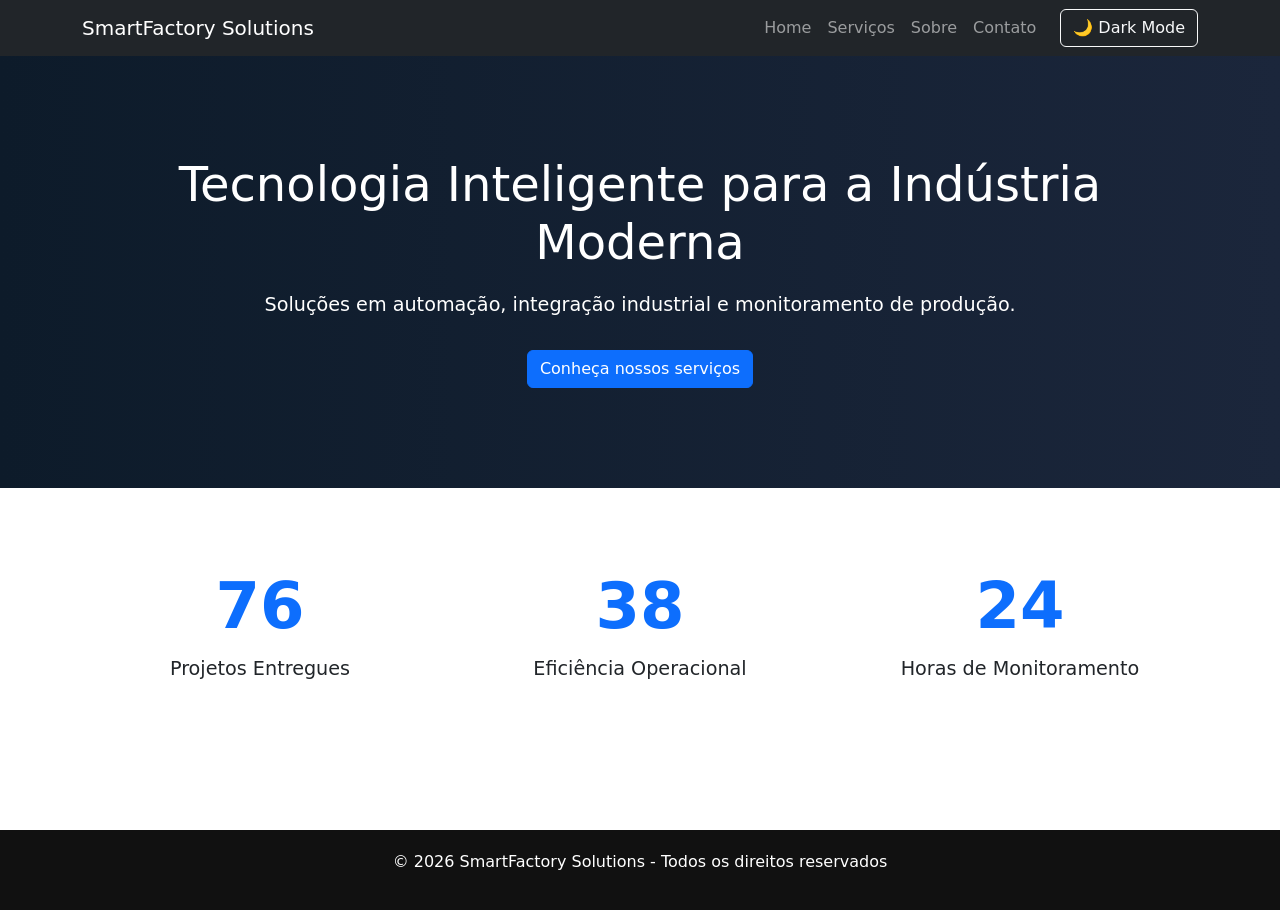
<file: index.html>
<!doctype html>
<html lang="pt-BR">
  <head>
    <meta charset="UTF-8" />
    <meta name="viewport" content="width=device-width, initial-scale=1.0" />

    <!-- SEO -->
    <meta
      name="description"
      content="Empresa especializada em automação industrial e integração de sistemas"
    />
    <meta
      name="keywords"
      content="automação, indústria, dashboards, SQL Server"
    />
    <meta name="author" content="Daniel Melo" />

    <title>SmartFactory Solutions</title>

    <!-- CSS -->
    <link rel="stylesheet" href="css/style.css" />

    <!-- Bootstrap -->
    <link
      href="https://cdn.jsdelivr.net/npm/bootstrap@5.3.7/dist/css/bootstrap.min.css"
      rel="stylesheet"
    />
  </head>

  <body>
    <!-- MENU -->
    <header>
      <nav class="navbar navbar-expand-lg navbar-dark bg-dark">
        <div class="container">
          <a class="navbar-brand" href="index.html"> SmartFactory Solutions </a>

          <!-- Botão mobile -->
          <button
            class="navbar-toggler"
            type="button"
            data-bs-toggle="collapse"
            data-bs-target="#menu"
          >
            <span class="navbar-toggler-icon"></span>
          </button>

          <!-- Itens do menu -->
          <div class="collapse navbar-collapse" id="menu">
            <ul class="navbar-nav ms-auto">
              <li class="nav-item">
                <a class="nav-link" href="index.html">Home</a>
              </li>

              <li class="nav-item">
                <a class="nav-link" href="servicos.html">Serviços</a>
              </li>

              <li class="nav-item">
                <a class="nav-link" href="sobre.html">Sobre</a>
              </li>

              <li class="nav-item">
                <a class="nav-link" href="contato.html">Contato</a>
              </li>
            </ul>
            <button id="darkModeBtn" class="btn btn-outline-light ms-3">
              🌙 Dark Mode
            </button>
          </div>
        </div>
      </nav>
    </header>

    <!-- CONTEÚDO -->
    <main>
      <!-- Banner -->
      <section class="banner text-center">
        <div class="container">
          <h1>Tecnologia Inteligente para a Indústria Moderna</h1>

          <p>
            Soluções em automação, integração industrial e monitoramento de
            produção.
          </p>

          <a href="servicos.html" class="btn btn-primary">
            Conheça nossos serviços
          </a>
        </div>
      </section>
      <!-- CONTADORES -->
      <section class="contadores">
        <div class="container">
          <div class="row text-center">
            <!-- Contador 1 -->
            <div class="col-md-4">
              <h2 class="contador" data-target="150">0</h2>

              <p>Projetos Entregues</p>
            </div>

            <!-- Contador 2 -->
            <div class="col-md-4">
              <h2 class="contador" data-target="98">0</h2>

              <p>Eficiência Operacional</p>
            </div>

            <!-- Contador 3 -->
            <div class="col-md-4">
              <h2 class="contador" data-target="24">0</h2>

              <p>Horas de Monitoramento</p>
            </div>
          </div>
        </div>
      </section>
    </main>

    <!-- FOOTER -->
    <footer class="footer text-center">
      <div class="container">
        <p>© 2026 SmartFactory Solutions - Todos os direitos reservados</p>
      </div>
    </footer>

    <!-- Bootstrap JS -->
    <script src="https://cdn.jsdelivr.net/npm/bootstrap@5.3.7/dist/js/bootstrap.bundle.min.js"></script>

    <!-- JavaScript -->
    <script src="js/script.js"></script>
  </body>
</html>
</file>
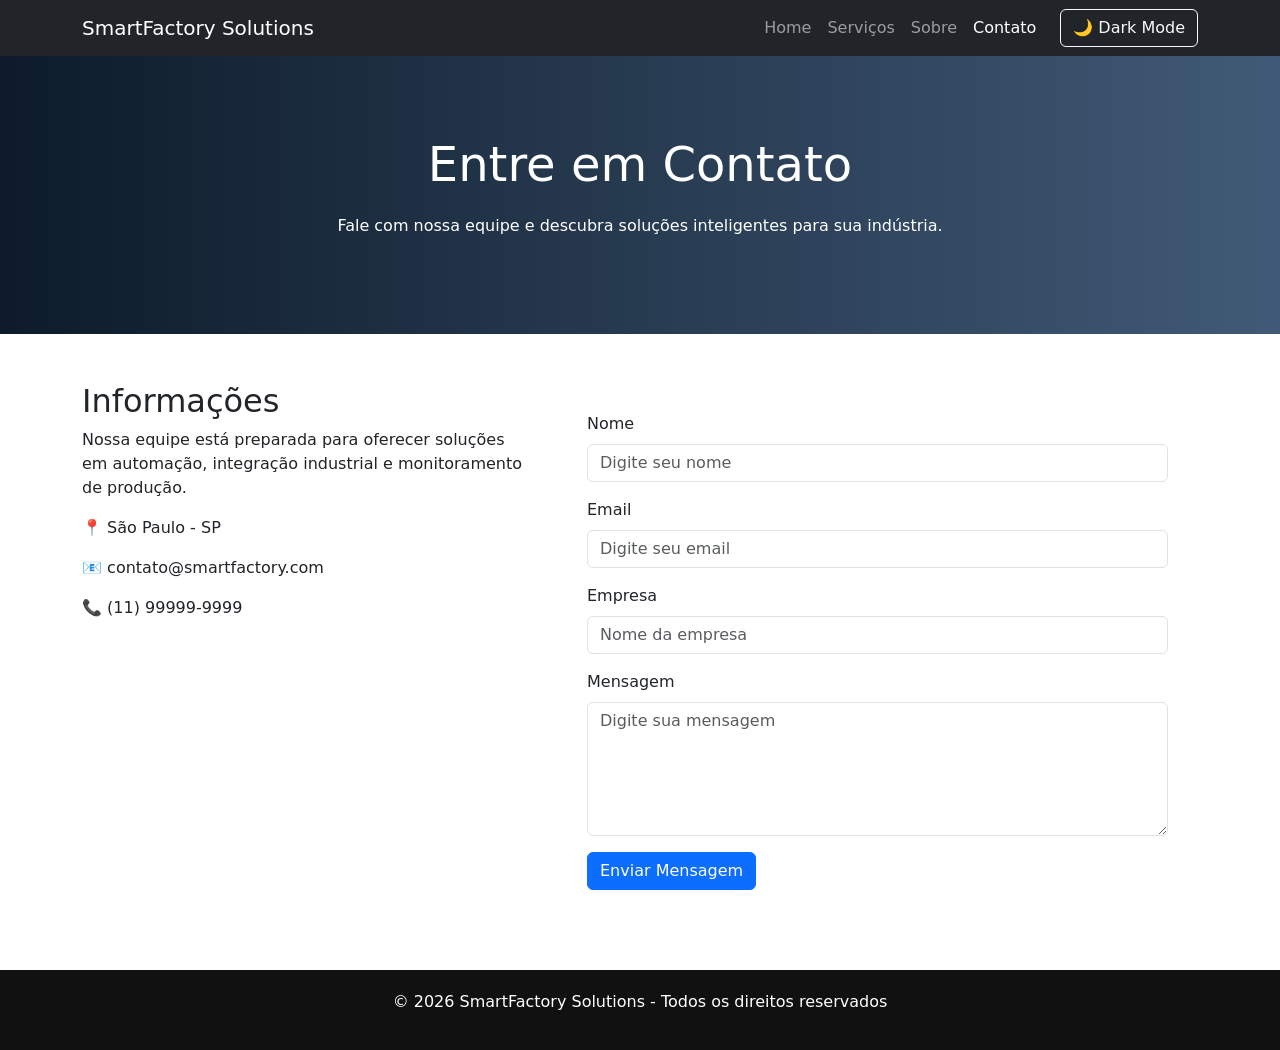
<file: contato.html>
<!doctype html>
<html lang="pt-BR">
  <head>
    <meta charset="UTF-8" />
    <meta name="viewport" content="width=device-width, initial-scale=1.0" />

    <!-- SEO -->
    <meta
      name="description"
      content="Entre em contato com a SmartFactory Solutions"
    />
    <meta name="keywords" content="contato, automação industrial, tecnologia" />
    <meta name="author" content="Daniel Melo" />

    <title>Contato - SmartFactory Solutions</title>

    <!-- CSS -->
    <link rel="stylesheet" href="css/style.css" />

    <!-- Bootstrap -->
    <link
      href="https://cdn.jsdelivr.net/npm/bootstrap@5.3.7/dist/css/bootstrap.min.css"
      rel="stylesheet"
    />
  </head>

  <body>
    <!-- MENU -->
    <header>
      <nav class="navbar navbar-expand-lg navbar-dark bg-dark">
        <div class="container">
          <a class="navbar-brand" href="index.html"> SmartFactory Solutions </a>

          <!-- Botão Mobile -->
          <button
            class="navbar-toggler"
            type="button"
            data-bs-toggle="collapse"
            data-bs-target="#menu"
          >
            <span class="navbar-toggler-icon"></span>
          </button>

          <!-- Menu -->
          <div class="collapse navbar-collapse" id="menu">
            <ul class="navbar-nav ms-auto">
              <li class="nav-item">
                <a class="nav-link" href="index.html">Home</a>
              </li>

              <li class="nav-item">
                <a class="nav-link" href="servicos.html">Serviços</a>
              </li>

              <li class="nav-item">
                <a class="nav-link" href="sobre.html">Sobre</a>
              </li>

              <li class="nav-item">
                <a class="nav-link active" href="contato.html">Contato</a>
              </li>
            </ul>
            <button id="darkModeBtn" class="btn btn-outline-light ms-3">
              🌙 Dark Mode
            </button>
          </div>
        </div>
      </nav>
    </header>

    <!-- CONTEÚDO -->
    <main>
      <!-- TOPO -->
      <section class="contato-topo text-center">
        <div class="container">
          <h1>Entre em Contato</h1>

          <p>
            Fale com nossa equipe e descubra soluções inteligentes para sua
            indústria.
          </p>
        </div>
      </section>

      <!-- FORMULÁRIO -->
      <section class="container mt-5 mb-5">
        <div class="row">
          <!-- Informações -->
          <div class="col-md-5">
            <h2>Informações</h2>

            <p>
              Nossa equipe está preparada para oferecer soluções em automação,
              integração industrial e monitoramento de produção.
            </p>

            <p>📍 São Paulo - SP</p>

            <p>📧 contato@smartfactory.com</p>

            <p>📞 (11) 99999-9999</p>
          </div>

          <!-- Form -->
          <div class="col-md-7">
            <form id="formContato">
              <!-- Nome -->
              <div class="mb-3">
                <label class="form-label"> Nome </label>

                <input
                  type="text"
                  id="nome"
                  class="form-control"
                  placeholder="Digite seu nome"
                />
              </div>

              <!-- Email -->
              <div class="mb-3">
                <label class="form-label"> Email </label>

                <input
                  type="email"
                  id="email"
                  class="form-control"
                  placeholder="Digite seu email"
                />
              </div>

              <!-- Empresa -->
              <div class="mb-3">
                <label class="form-label"> Empresa </label>

                <input
                  type="text"
                  class="form-control"
                  placeholder="Nome da empresa"
                />
              </div>

              <!-- Mensagem -->
              <div class="mb-3">
                <label class="form-label"> Mensagem </label>

                <textarea
                  id="mensagem"
                  class="form-control"
                  rows="5"
                  placeholder="Digite sua mensagem"
                ></textarea>
              </div>

              <!-- Botão -->
              <button type="submit" class="btn btn-primary">
                Enviar Mensagem
              </button>
            </form>
          </div>
        </div>
      </section>
    </main>

    <!-- FOOTER -->
    <footer class="footer text-center">
      <div class="container">
        <p>© 2026 SmartFactory Solutions - Todos os direitos reservados</p>
      </div>
    </footer>

    <!-- Bootstrap -->
    <script src="https://cdn.jsdelivr.net/npm/bootstrap@5.3.7/dist/js/bootstrap.bundle.min.js"></script>

    <!-- JS -->
    <script src="js/script.js"></script>
  </body>
</html>
</file>
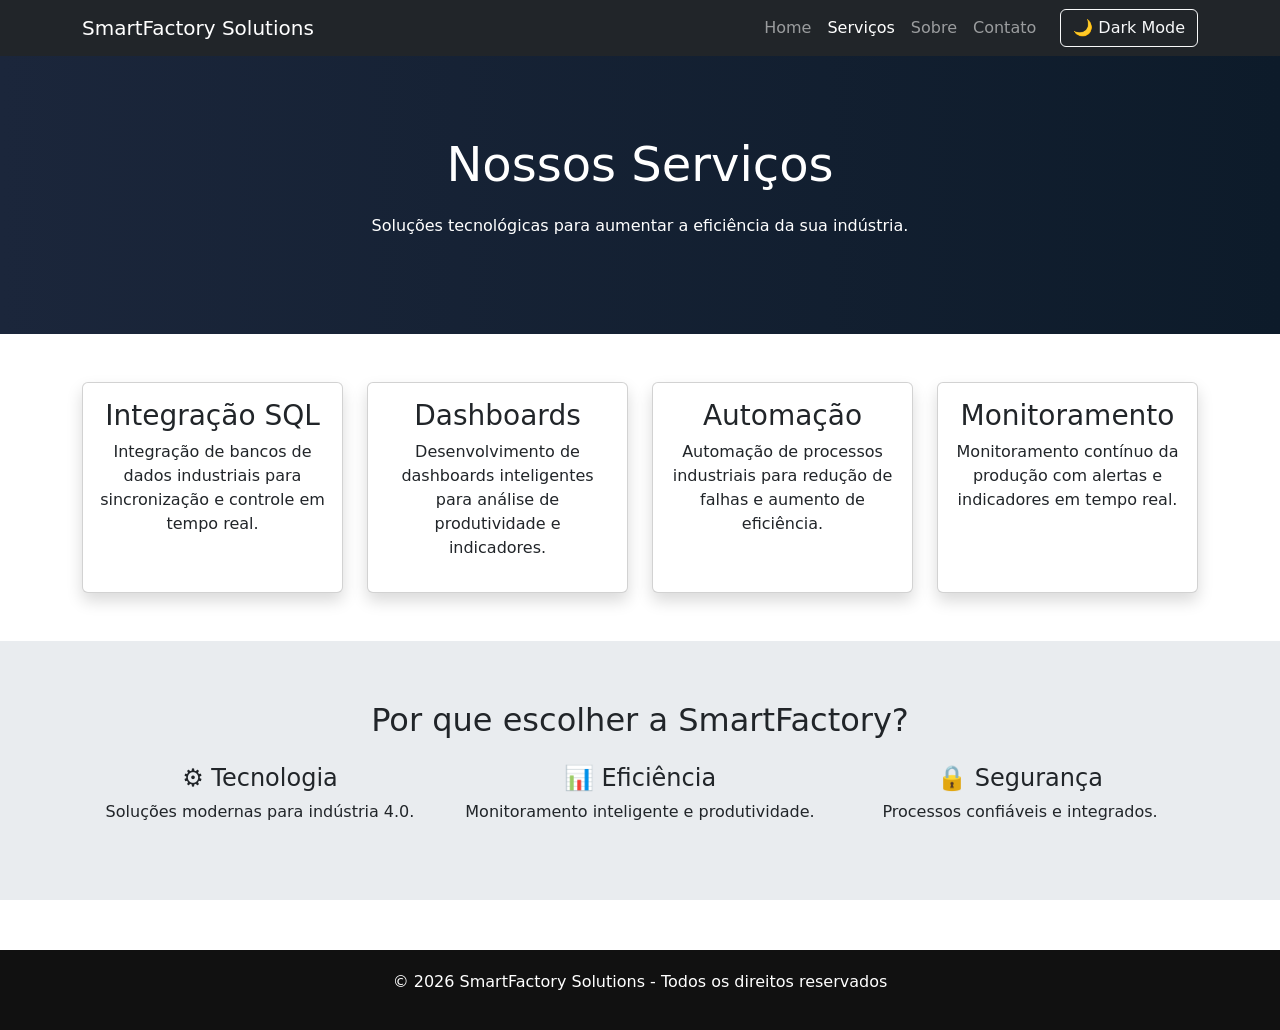
<file: servicos.html>
<!doctype html>
<html lang="pt-BR">
  <head>
    <meta charset="UTF-8" />
    <meta name="viewport" content="width=device-width, initial-scale=1.0" />

    <!-- SEO -->
    <meta
      name="description"
      content="Serviços de automação industrial e integração de sistemas"
    />
    <meta
      name="keywords"
      content="automação, dashboards, SQL Server, integração industrial"
    />
    <meta name="author" content="Daniel Melo" />

    <title>Serviços - SmartFactory Solutions</title>

    <!-- CSS -->
    <link rel="stylesheet" href="css/style.css" />

    <!-- Bootstrap -->
    <link
      href="https://cdn.jsdelivr.net/npm/bootstrap@5.3.7/dist/css/bootstrap.min.css"
      rel="stylesheet"
    />
  </head>

  <body>
    <!-- MENU -->
    <header>
      <nav class="navbar navbar-expand-lg navbar-dark bg-dark">
        <div class="container">
          <a class="navbar-brand" href="index.html"> SmartFactory Solutions </a>

          <!-- Botão mobile -->
          <button
            class="navbar-toggler"
            type="button"
            data-bs-toggle="collapse"
            data-bs-target="#menu"
          >
            <span class="navbar-toggler-icon"></span>
          </button>

          <!-- Menu -->
          <div class="collapse navbar-collapse" id="menu">
            <ul class="navbar-nav ms-auto">
              <li class="nav-item">
                <a class="nav-link" href="index.html">Home</a>
              </li>

              <li class="nav-item">
                <a class="nav-link active" href="servicos.html"> Serviços </a>
              </li>

              <li class="nav-item">
                <a class="nav-link" href="sobre.html">Sobre</a>
              </li>

              <li class="nav-item">
                <a class="nav-link" href="contato.html">Contato</a>
              </li>
            </ul>
            <button id="darkModeBtn" class="btn btn-outline-light ms-3">
              🌙 Dark Mode
            </button>
          </div>
        </div>
      </nav>
    </header>

    <!-- CONTEÚDO -->
    <main>
      <!-- TOPO -->
      <section class="servicos-topo text-center">
        <div class="container">
          <h1>Nossos Serviços</h1>

          <p>
            Soluções tecnológicas para aumentar a eficiência da sua indústria.
          </p>
        </div>
      </section>

      <!-- SERVIÇOS -->
      <section class="container mt-5 mb-5">
        <div class="row g-4">
          <!-- Serviço 1 -->
          <div class="col-md-6 col-lg-3">
            <div class="card servico-card h-100 shadow">
              <div class="card-body text-center">
                <h3>Integração SQL</h3>

                <p>
                  Integração de bancos de dados industriais para sincronização e
                  controle em tempo real.
                </p>
              </div>
            </div>
          </div>

          <!-- Serviço 2 -->
          <div class="col-md-6 col-lg-3">
            <div class="card servico-card h-100 shadow">
              <div class="card-body text-center">
                <h3>Dashboards</h3>

                <p>
                  Desenvolvimento de dashboards inteligentes para análise de
                  produtividade e indicadores.
                </p>
              </div>
            </div>
          </div>

          <!-- Serviço 3 -->
          <div class="col-md-6 col-lg-3">
            <div class="card servico-card h-100 shadow">
              <div class="card-body text-center">
                <h3>Automação</h3>

                <p>
                  Automação de processos industriais para redução de falhas e
                  aumento de eficiência.
                </p>
              </div>
            </div>
          </div>

          <!-- Serviço 4 -->
          <div class="col-md-6 col-lg-3">
            <div class="card servico-card h-100 shadow">
              <div class="card-body text-center">
                <h3>Monitoramento</h3>

                <p>
                  Monitoramento contínuo da produção com alertas e indicadores
                  em tempo real.
                </p>
              </div>
            </div>
          </div>
        </div>
      </section>

      <!-- BENEFÍCIOS -->
      <section class="beneficios text-center">
        <div class="container">
          <h2>Por que escolher a SmartFactory?</h2>

          <div class="row mt-4">
            <div class="col-md-4">
              <h4>⚙ Tecnologia</h4>

              <p>Soluções modernas para indústria 4.0.</p>
            </div>

            <div class="col-md-4">
              <h4>📊 Eficiência</h4>

              <p>Monitoramento inteligente e produtividade.</p>
            </div>

            <div class="col-md-4">
              <h4>🔒 Segurança</h4>

              <p>Processos confiáveis e integrados.</p>
            </div>
          </div>
        </div>
      </section>
    </main>

    <!-- FOOTER -->
    <footer class="footer text-center">
      <div class="container">
        <p>© 2026 SmartFactory Solutions - Todos os direitos reservados</p>
      </div>
    </footer>

    <!-- Bootstrap -->
    <script src="https://cdn.jsdelivr.net/npm/bootstrap@5.3.7/dist/js/bootstrap.bundle.min.js"></script>

    <!-- JS -->
    <script src="js/script.js"></script>
  </body>
</html>
</file>
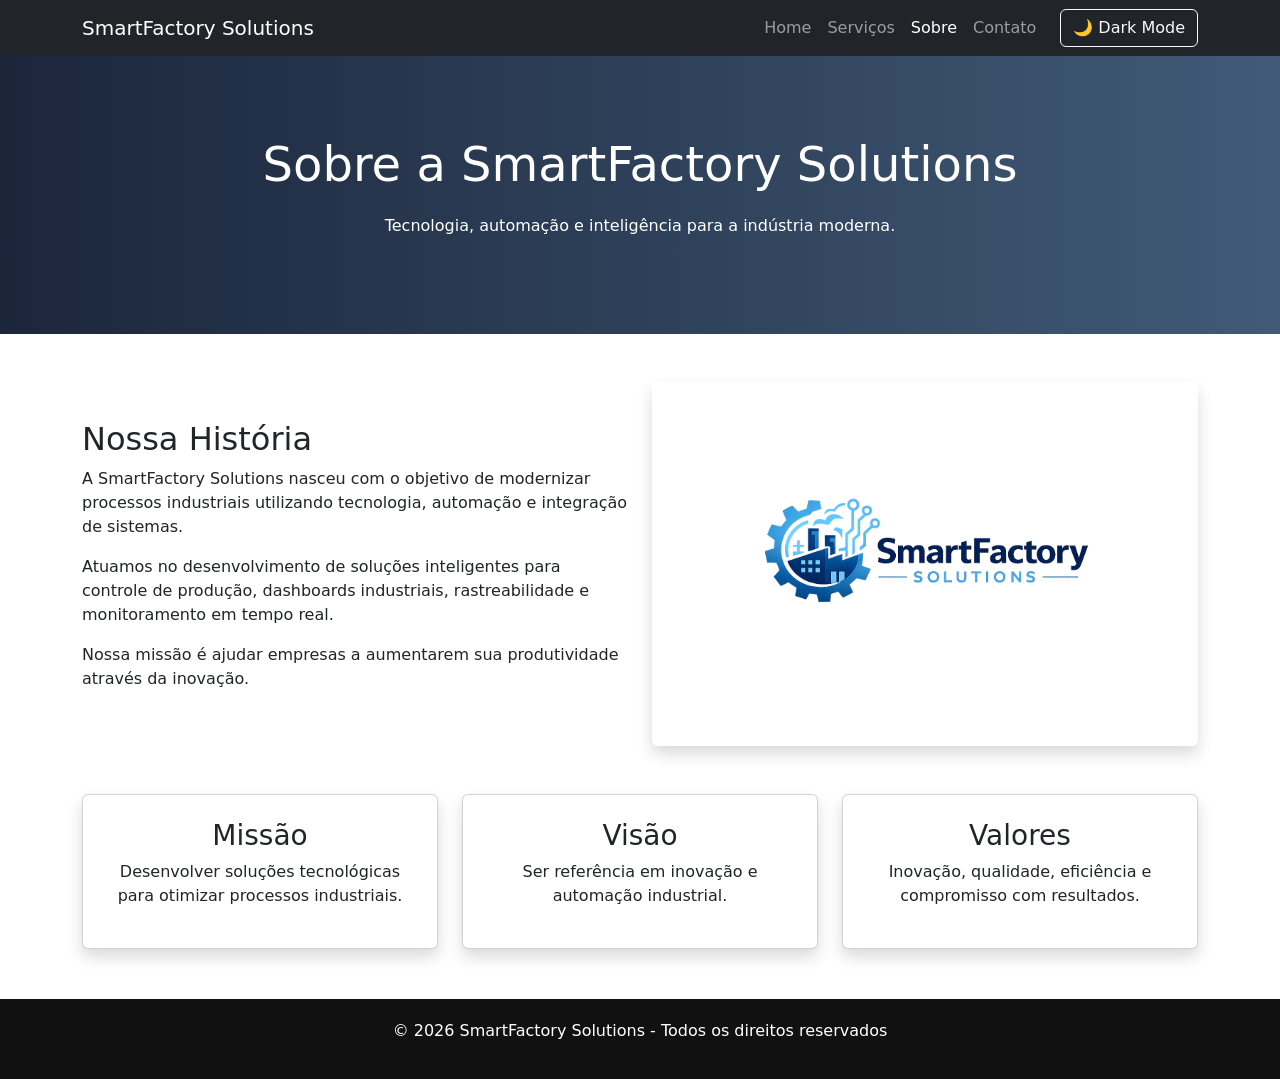
<file: sobre.html>
<!doctype html>
<html lang="pt-BR">
  <head>
    <meta charset="UTF-8" />
    <meta name="viewport" content="width=device-width, initial-scale=1.0" />

    <!-- SEO -->
    <meta name="description" content="Conheça a SmartFactory Solutions" />
    <meta
      name="keywords"
      content="automação industrial, tecnologia, integração"
    />
    <meta name="author" content="Daniel Melo" />

    <title>Sobre - SmartFactory Solutions</title>

    <!-- CSS -->
    <link rel="stylesheet" href="css/style.css" />

    <!-- Bootstrap -->
    <link
      href="https://cdn.jsdelivr.net/npm/bootstrap@5.3.7/dist/css/bootstrap.min.css"
      rel="stylesheet"
    />
  </head>

  <body>
    <!-- MENU -->
    <header>
      <nav class="navbar navbar-expand-lg navbar-dark bg-dark">
        <div class="container">
          <a class="navbar-brand" href="index.html"> SmartFactory Solutions </a>

          <!-- Botão Mobile -->
          <button
            class="navbar-toggler"
            type="button"
            data-bs-toggle="collapse"
            data-bs-target="#menu"
          >
            <span class="navbar-toggler-icon"></span>
          </button>

          <!-- Menu -->
          <div class="collapse navbar-collapse" id="menu">
            <ul class="navbar-nav ms-auto">
              <li class="nav-item">
                <a class="nav-link" href="index.html">Home</a>
              </li>

              <li class="nav-item">
                <a class="nav-link" href="servicos.html">Serviços</a>
              </li>

              <li class="nav-item">
                <a class="nav-link active" href="sobre.html">Sobre</a>
              </li>

              <li class="nav-item">
                <a class="nav-link" href="contato.html">Contato</a>
              </li>
            </ul>
            <button id="darkModeBtn" class="btn btn-outline-light ms-3">
              🌙 Dark Mode
            </button>
          </div>
        </div>
      </nav>
    </header>

    <!-- CONTEÚDO -->
    <main>
      <!-- Título -->
      <section class="sobre-topo text-center">
        <div class="container">
          <h1>Sobre a SmartFactory Solutions</h1>

          <p>Tecnologia, automação e inteligência para a indústria moderna.</p>
        </div>
      </section>

      <!-- História -->
      <section class="container mt-5">
        <div class="row align-items-center">
          <div class="col-md-6">
            <h2>Nossa História</h2>

            <p>
              A SmartFactory Solutions nasceu com o objetivo de modernizar
              processos industriais utilizando tecnologia, automação e
              integração de sistemas.
            </p>

            <p>
              Atuamos no desenvolvimento de soluções inteligentes para controle
              de produção, dashboards industriais, rastreabilidade e
              monitoramento em tempo real.
            </p>

            <p>
              Nossa missão é ajudar empresas a aumentarem sua produtividade
              através da inovação.
            </p>
          </div>

          <div class="col-md-6 text-center">
            <img
              src="img/industria.jpg"
              alt="Indústria automatizada"
              class="img-fluid rounded shadow"
            />
          </div>
        </div>
      </section>

      <!-- Missão Visão Valores -->
      <section class="container mt-5 mb-5">
        <div class="row text-center">
          <!-- Missão -->
          <div class="col-md-4">
            <div class="card p-4 shadow">
              <h3>Missão</h3>

              <p>
                Desenvolver soluções tecnológicas para otimizar processos
                industriais.
              </p>
            </div>
          </div>

          <!-- Visão -->
          <div class="col-md-4">
            <div class="card p-4 shadow">
              <h3>Visão</h3>

              <p>Ser referência em inovação e automação industrial.</p>
            </div>
          </div>

          <!-- Valores -->
          <div class="col-md-4">
            <div class="card p-4 shadow">
              <h3>Valores</h3>

              <p>
                Inovação, qualidade, eficiência e compromisso com resultados.
              </p>
            </div>
          </div>
        </div>
      </section>
    </main>

    <!-- FOOTER -->
    <footer class="footer text-center">
      <div class="container">
        <p>© 2026 SmartFactory Solutions - Todos os direitos reservados</p>
      </div>
    </footer>

    <!-- Bootstrap JS -->
    <script src="https://cdn.jsdelivr.net/npm/bootstrap@5.3.7/dist/js/bootstrap.bundle.min.js"></script>

    <!-- JS -->
    <script src="js/script.js"></script>
  </body>
</html>
</file>
<file: css/style.css>
/* RESET */
* {
  margin: 0;
  padding: 0;
  box-sizing: border-box;
}

/* BODY */
body {
  font-family: Arial, Helvetica, sans-serif;
  background-color: #f4f4f4;
  color: #333;
}

/* BANNER */
.banner {
  padding: 100px 20px;
  background: linear-gradient(to right, #0d1b2a, #1b263b);
  color: white;
}

.banner h1 {
  font-size: 3rem;
  margin-bottom: 20px;
}

.banner p {
  font-size: 1.2rem;
  margin-bottom: 30px;
}

/* FOOTER */
.footer {
  background-color: #111;
  color: white;
  padding: 20px;
  margin-top: 50px;
}

/* RESPONSIVIDADE */
@media (max-width: 768px) {
  .banner h1 {
    font-size: 2rem;
  }

  .banner p {
    font-size: 1rem;
  }
}

/* SERVIÇOS */
.servicos-topo {
  background: linear-gradient(to right, #1b263b, #0d1b2a);
  color: white;
  padding: 80px 20px;
}

.servicos-topo h1 {
  font-size: 3rem;
  margin-bottom: 20px;
}

/* Cards */
.servico-card {
  transition: 0.3s;
  border: none;
}

.servico-card:hover {
  transform: translateY(-10px);
}

/* Benefícios */
.beneficios {
  background-color: #e9ecef;
  padding: 60px 20px;
}

/* SOBRE */
.sobre-topo {
  background: linear-gradient(to right, #1b263b, #415a77);
  color: white;
  padding: 80px 20px;
}

.sobre-topo h1 {
  font-size: 3rem;
  margin-bottom: 20px;
}

.card {
  transition: 0.3s;
}

.card:hover {
  transform: translateY(-10px);
}

/* CONTATO */
.contato-topo {
  background: linear-gradient(to right, #0d1b2a, #415a77);
  color: white;
  padding: 80px 20px;
}

.contato-topo h1 {
  font-size: 3rem;
  margin-bottom: 20px;
}

form {
  background-color: white;
  padding: 30px;
  border-radius: 10px;
}

/* DARK MODE */
body.dark-mode {
  background-color: #121212 !important;
  color: white !important;
}

/* Navbar */
body.dark-mode .navbar {
  background-color: #000 !important;
}

/* Cards */
body.dark-mode .card {
  background-color: #1f1f1f;
  color: white;
}

/* Formulários */
body.dark-mode form {
  background-color: #1f1f1f;
  color: white;
}

/* Inputs */
body.dark-mode .form-control {
  background-color: #2b2b2b;
  color: white;
  border: 1px solid #555;
}

/* Footer */
body.dark-mode .footer {
  background-color: #000;
}

/* Seções */
body.dark-mode .beneficios {
  background-color: #1a1a1a;
}

/* Botão */
#darkModeBtn {
  transition: 0.3s;
}

/* CONTADORES */
.contadores {
  background-color: #ffffff;
  padding: 80px 20px;
}

.contador {
  font-size: 4rem;
  font-weight: bold;
  color: #0d6efd;
}

.contadores p {
  font-size: 1.2rem;
  margin-top: 10px;
}

/* Dark Mode */
body.dark-mode .contadores {
  background-color: #1a1a1a;
}
</file>
